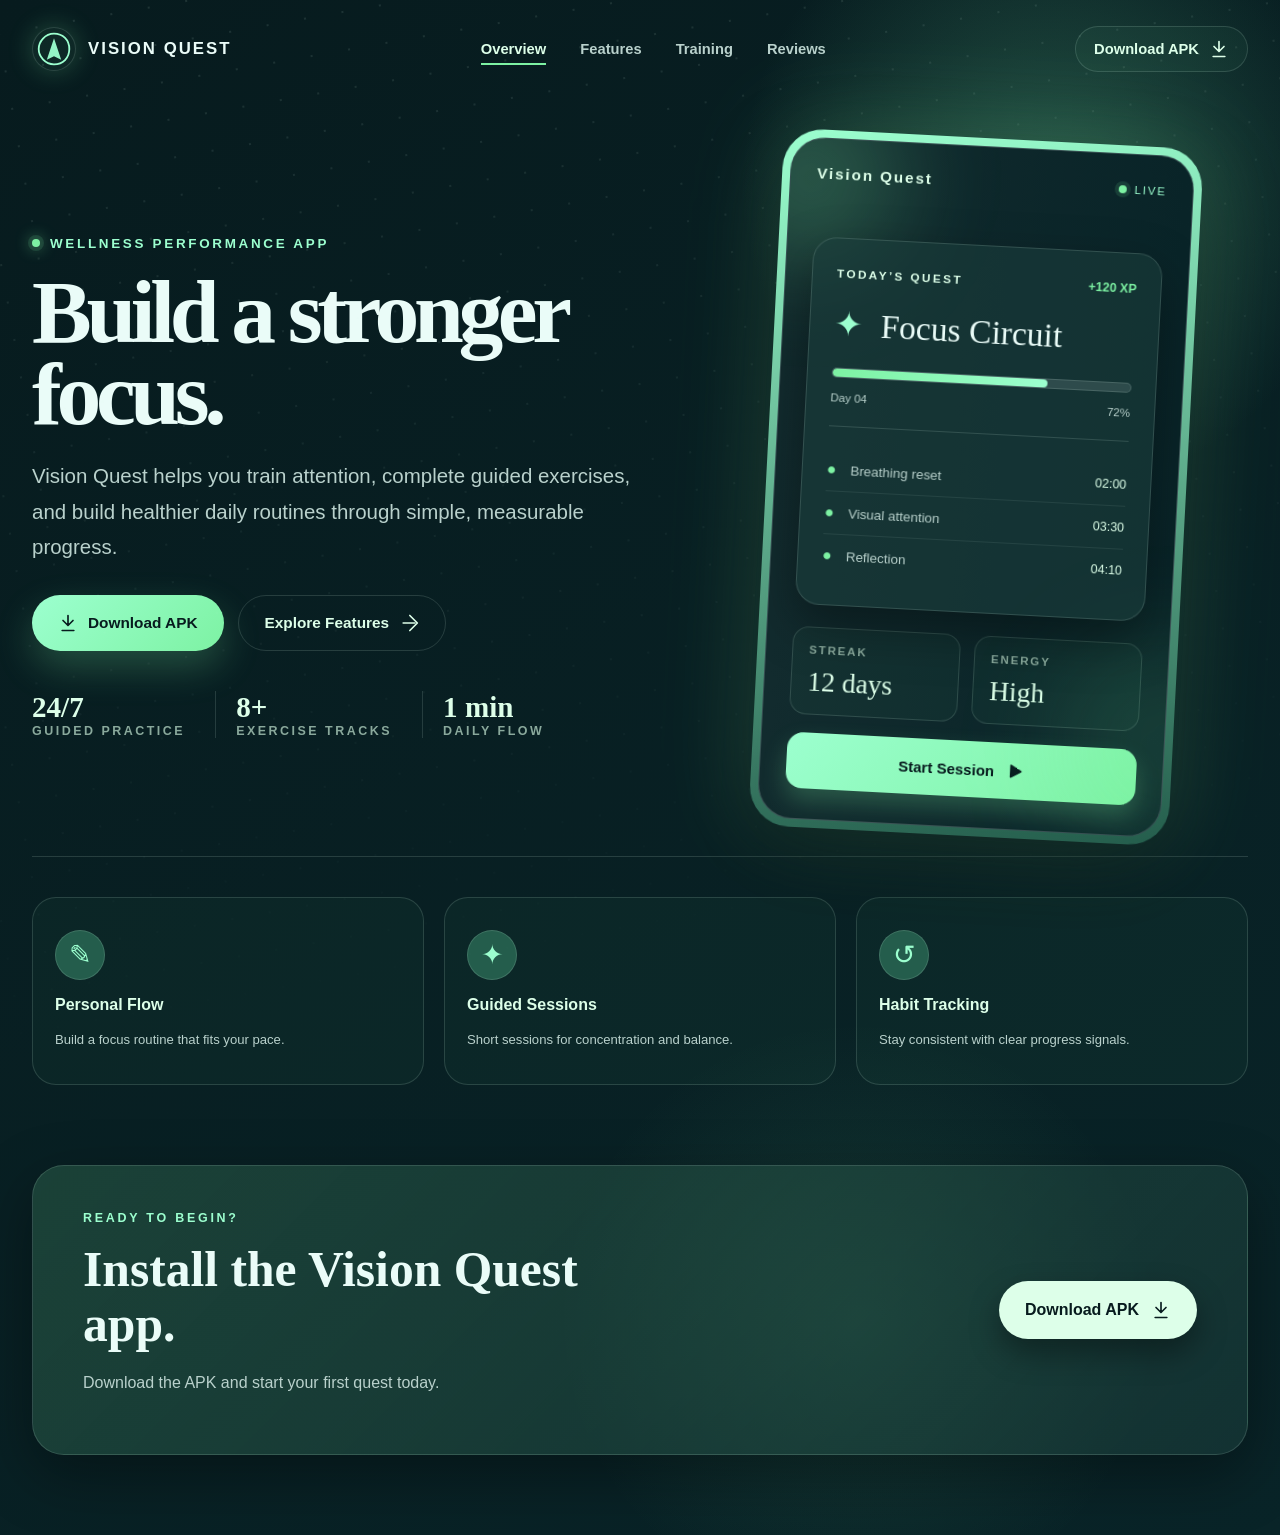
<file: index.html>
<!doctype html>
<html lang="en">
  <head>
    <meta charset="UTF-8" />
    <meta http-equiv="refresh" content="0; url=/front/" />
    <meta name="viewport" content="width=device-width, initial-scale=1.0" />
    <title>Vision Quest</title>
    <script>
      window.location.replace('/front/');
    </script>
  </head>
  <body>
    <p>Redirecting to the Vision Quest app...</p>
  </body>
</html>
</file>
<file: front/styles.css>
* {
  box-sizing: border-box;
  -webkit-font-smoothing: antialiased;
}

:root {
  --page: #071b1e;
  --page-soft: #092428;
  --panel: #122b2e;
  --panel-light: #183f41;
  --text: #eafcf8;
  --muted: #b9d1cc;
  --soft: #8aa99c;
  --line: rgba(222, 251, 237, 0.14);
  --mint: #9cffcf;
  --green: #7df2a3;
  --green-dark: #245d4c;
  --mint-hot: #ddffe9;
  --shadow: rgba(0, 0, 0, 0.35);
  --glow: rgba(125, 242, 163, 0.24);
  --serif: Georgia, "Times New Roman", serif;
  --sans: "Inter", "Segoe UI", Arial, sans-serif;
  font-family: var(--sans);
}

body {
  margin: 0;
  color: var(--text);
  background:
    radial-gradient(circle at 82% 12%, rgba(66, 140, 107, 0.47), transparent 18%),
    radial-gradient(circle at 67% 86%, rgba(125, 242, 163, 0.11), transparent 19%),
    linear-gradient(145deg, var(--page) 0%, var(--page-soft) 100%);
  min-height: 100vh;
}

body::before {
  content: "";
  position: fixed;
  inset: -10%;
  background-image: radial-gradient(var(--line) 1px, transparent 1px);
  background-size: 38px 38px;
  mask-image: linear-gradient(180deg, rgba(0,0,0,1), transparent 100%);
  pointer-events: none;
  transform: rotate(-10deg);
  opacity: 0.75;
}

.site-wrap {
  width: min(1280px, calc(100vw - 64px));
  margin: 0 auto;
}

.topbar {
  display: flex;
  align-items: center;
  justify-content: space-between;
  padding: 26px 0;
  gap: 30px;
}

.brand {
  display: flex;
  align-items: center;
  gap: 12px;
  color: var(--text);
  text-decoration: none;
}

.brand-icon {
  width: 44px;
  height: 44px;
  display: inline-flex;
  align-items: center;
  justify-content: center;
  border-radius: 50%;
  color: var(--mint);
  background: rgba(125, 242, 163, 0.06);
  box-shadow: inset 0 0 0 1px var(--line), 0 0 26px var(--glow);
}

.brand-icon svg {
  width: 36px;
  height: 36px;
}

.brand-text {
  font-size: 1.05rem;
  font-weight: 800;
  letter-spacing: 0.12em;
  text-transform: uppercase;
}

.main-nav {
  display: flex;
  align-items: center;
  gap: 34px;
  flex-grow: 1;
  justify-content: center;
}

.nav-link {
  color: var(--muted);
  font-size: 0.92rem;
  font-weight: 700;
  text-decoration: none;
  position: relative;
}

.nav-link::after {
  content: "";
  position: absolute;
  left: 0;
  bottom: -8px;
  width: 100%;
  height: 2px;
  background: var(--green);
  transform: scaleX(0);
  transform-origin: left;
  transition: transform 260ms ease;
}

.nav-link:hover,
.nav-link.active {
  color: var(--mint-hot);
}

.nav-link:hover::after,
.nav-link.active::after {
  transform: scaleX(1);
}

.header-download {
  display: flex;
  align-items: center;
  gap: 10px;
  color: var(--mint-hot);
  text-decoration: none;
  padding: 12px 18px;
  border-radius: 999px;
  border: 1px solid var(--line);
  font-weight: 700;
  font-size: 0.92rem;
  transition: transform 260ms ease, background 260ms ease;
  background: rgba(125, 242, 163, 0.04);
}

.header-download:hover,
.primary-button:hover,
.download-button:hover {
  transform: translateY(-2px);
}

.header-download .download-icon,
.button-icon {
  width: 20px;
  height: 20px;
}

.hero {
  display: grid;
  grid-template-columns: minmax(520px, 1fr) minmax(420px, 0.86fr);
  align-items: center;
  min-height: 580px;
  gap: 40px;
  padding: 40px 0 20px;
}

.hero-copy {
  max-width: 620px;
}

.hero-kicker {
  display: flex;
  align-items: center;
  gap: 10px;
  color: var(--mint);
  font-size: 0.84rem;
  font-weight: 800;
  letter-spacing: 0.2em;
  text-transform: uppercase;
}

.kicker-dot {
  width: 8px;
  height: 8px;
  display: inline-block;
  border-radius: 50%;
  background: var(--green);
  box-shadow: 0 0 0 4px rgba(125, 242, 163, 0.12), 0 0 16px var(--green);
}

.hero-copy h1 {
  font-family: var(--serif);
  font-size: clamp(4.8rem, 7vw, 5.9rem);
  line-height: 0.92;
  margin: 20px 0 22px;
  letter-spacing: -0.06em;
}

.hero-text {
  color: var(--muted);
  font-size: clamp(1.1rem, 2vw, 1.28rem);
  margin: 0 0 30px;
  line-height: 1.75;
}

.hero-actions {
  display: flex;
  align-items: center;
  gap: 14px;
  flex-wrap: wrap;
}

.primary-button,
.secondary-button {
  display: flex;
  align-items: center;
  justify-content: center;
  gap: 10px;
  min-height: 56px;
  padding: 0 26px;
  border-radius: 999px;
  font-weight: 800;
  font-size: 0.96rem;
  text-decoration: none;
  transition: transform 260ms ease, box-shadow 260ms ease;
}

.primary-button {
  color: var(--page);
  background: linear-gradient(135deg, var(--mint) 0%, var(--green) 100%);
  box-shadow: 0 16px 38px var(--glow);
}

.secondary-button {
  color: var(--mint-hot);
  background: transparent;
  border: 1px solid var(--line);
}

.button-content {
  display: flex;
  align-items: center;
  gap: 10px;
}

.button-icon {
  vertical-align: middle;
}

.primary-button .button-icon,
.download-button .button-icon {
  stroke-width: 2;
}

.hero-proof {
  display: flex;
  align-items: center;
  gap: 30px;
  margin-top: 40px;
  flex-wrap: wrap;
}

.proof-item {
  border-left: 1px solid var(--line);
  padding-left: 20px;
}

.proof-item:first-child {
  border-left: none;
  padding-left: 0;
}

.proof-number {
  display: block;
  color: var(--mint-hot);
  font-family: var(--serif);
  font-size: 1.82rem;
  font-weight: 800;
}

.proof-label {
  display: block;
  color: var(--soft);
  font-size: 0.78rem;
  font-weight: 700;
  letter-spacing: 0.2em;
  text-transform: uppercase;
}

.hero-panel {
  display: flex;
  align-items: center;
  justify-content: center;
}

.phone-frame {
  position: relative;
  width: min(420px, 100%);
  min-height: 560px;
  border-radius: 40px;
  padding: 8px;
  background: linear-gradient(170deg, var(--mint), var(--green-dark));
  box-shadow: 0 30px 80px var(--shadow), 0 0 90px var(--glow);
  transform: rotate(3deg);
}

.phone-frame::before {
  content: "";
  position: absolute;
  inset: -12px;
  border-radius: 44px;
  border: 1px solid var(--line);
  filter: blur(18px);
}

.phone-screen {
  background: -webkit-linear-gradient(180deg, var(--page-soft) 0%, var(--panel) 100%);
  min-height: 540px;
  border-radius: 34px;
  padding: 26px 26px 30px;
  border: 1px solid rgba(234, 252, 248, 0.2);
  position: relative;
  overflow: hidden;
}

.phone-screen::before,
.phone-screen::after {
  content: "";
  position: absolute;
  border-radius: 50%;
  filter: blur(50px);
}

.phone-screen::before {
  width: 180px;
  height: 180px;
  background: var(--glow);
  left: -70px;
  top: -50px;
}

.phone-screen::after {
  width: 220px;
  height: 220px;
  background: rgba(125, 242, 163, 0.12);
  right: -110px;
  bottom: -20px;
}

.phone-header {
  position: relative;
  z-index: 2;
  display: flex;
  align-items: center;
  justify-content: space-between;
}

.phone-brand {
  font-size: 0.96rem;
  color: var(--mint-hot);
  font-weight: 800;
  letter-spacing: 0.12em;
}

.phone-status {
  display: flex;
  align-items: center;
  gap: 8px;
  font-size: 0.72rem;
  color: var(--mint);
  letter-spacing: 0.16em;
}

.pulse-dot {
  display: inline-block;
  width: 8px;
  height: 8px;
  border-radius: 50%;
  background: var(--green);
  box-shadow: 0 0 0 4px rgba(125, 242, 163, 0.12);
}

.quest-card {
  position: relative;
  z-index: 2;
  background: rgba(26, 60, 58, 0.62);
  border: 1px solid var(--line);
  border-radius: 24px;
  padding: 28px 24px;
  margin: 54px 0 22px;
  box-shadow: 0 20px 50px var(--shadow);
}

.quest-card-top {
  display: flex;
  align-items: center;
  justify-content: space-between;
}

.quest-label {
  color: var(--mint-hot);
  font-size: 0.74rem;
  font-weight: 800;
  text-transform: uppercase;
  letter-spacing: 0.2em;
}

.quest-points {
  color: var(--green);
  font-size: 0.78rem;
  font-weight: 800;
}

.quest-title {
  font-family: var(--serif);
  font-size: 2.1rem;
  margin: 24px 0 24px;
  color: var(--text);
}

.quest-title-icon {
  display: inline-block;
  color: var(--mint);
  margin-right: 10px;
}

.quest-progress {
  margin-bottom: 22px;
}

.progress-bar {
  height: 10px;
  border-radius: 999px;
  background: rgba(234, 252, 248, 0.12);
  overflow: hidden;
  border: 1px solid var(--line);
}

.progress-fill {
  display: block;
  height: 100%;
  width: 72%;
  border-radius: inherit;
  background: linear-gradient(90deg, var(--green), var(--mint));
}

.progress-meta {
  display: flex;
  align-items: center;
  justify-content: space-between;
  color: var(--muted);
  font-size: 0.72rem;
  margin-top: 14px;
}

.quest-list {
  border-top: 1px solid var(--line);
  padding-top: 22px;
}

.quest-list-row {
  display: flex;
  align-items: center;
  gap: 14px;
  padding: 12px 0;
  border-bottom: 1px solid rgba(222, 251, 237, 0.08);
}

.quest-list-row:last-child {
  border-bottom: none;
}

.row-icon {
  color: var(--green);
}

.row-text {
  flex: 1;
  color: var(--muted);
  font-size: 0.84rem;
}

.row-time {
  color: var(--mint-hot);
  font-size: 0.78rem;
}

.mini-grid {
  display: grid;
  grid-template-columns: repeat(2, minmax(120px, 1fr));
  gap: 14px;
  margin-top: 20px;
}

.mini-card {
  padding: 16px 16px;
  border-radius: 16px;
  border: 1px solid var(--line);
  background: rgba(125, 242, 163, 0.035);
}

.mini-card-label {
  display: block;
  color: var(--soft);
  font-size: 0.72rem;
  font-weight: 800;
  text-transform: uppercase;
  letter-spacing: 0.16em;
}

.mini-card-value {
  display: block;
  color: var(--mint-hot);
  font-family: var(--serif);
  font-size: 1.72rem;
  margin-top: 10px;
}

.start-button {
  width: 100%;
  min-height: 56px;
  border-radius: 16px;
  border: none;
  background: linear-gradient(135deg, var(--mint) 0%, var(--green) 100%);
  color: var(--page);
  font-size: 0.94rem;
  font-weight: 900;
  display: flex;
  align-items: center;
  justify-content: center;
  gap: 10px;
  cursor: pointer;
  margin-top: 18px;
  box-shadow: 0 12px 24px var(--glow);
}

.start-button-text {
  display: inline-block;
}

.start-button .button-icon {
  width: 20px;
  height: 20px;
}

.feature-strip {
  display: grid;
  grid-template-columns: repeat(3, minmax(180px, 1fr));
  gap: 20px;
  padding: 40px 0;
  border-top: 1px solid var(--line);
}

.feature-card {
  padding: 32px 22px;
  border-radius: 24px;
  border: 1px solid var(--line);
  background: rgba(125, 242, 163, 0.035);
}

.feature-icon {
  display: inline-flex;
  align-items: center;
  justify-content: center;
  width: 50px;
  height: 50px;
  border-radius: 50%;
  background: var(--green-dark);
  color: var(--mint);
  border: 1px solid var(--line);
  font-size: 1.7rem;
}

.feature-title {
  display: block;
  color: var(--mint-hot);
  font-weight: 800;
  font-size: 1rem;
  margin-top: 16px;
}

.feature-text {
  display: block;
  color: var(--muted);
  font-size: 0.82rem;
  line-height: 1.8;
  margin-top: 14px;
}

.download-section {
  padding: 40px 0 80px;
}

.download-card {
  display: flex;
  align-items: center;
  justify-content: space-between;
  gap: 30px;
  border-radius: 32px;
  padding: 42px 50px;
  background: linear-gradient(135deg, rgba(125, 242, 163, 0.16), rgba(26, 60, 58, 0.6));
  border: 1px solid var(--line);
  box-shadow: 0 20px 60px var(--shadow);
}

.download-copy {
  max-width: 560px;
}

.download-kicker {
  color: var(--mint);
  font-size: 0.78rem;
  font-weight: 800;
  text-transform: uppercase;
  letter-spacing: 0.22em;
}

.download-copy h2 {
  font-family: var(--serif);
  color: var(--text);
  font-size: clamp(2.4rem, 4vw, 3.1rem);
  line-height: 1.12;
  margin: 16px 0 12px;
}

.download-copy p {
  color: var(--muted);
  font-size: 1rem;
  line-height: 1.7;
}

.download-button {
  display: flex;
  align-items: center;
  gap: 12px;
  white-space: nowrap;
  min-height: 58px;
  padding: 0 26px;
  border-radius: 999px;
  background: var(--mint-hot);
  color: var(--page);
  font-weight: 900;
  text-decoration: none;
  box-shadow: 0 14px 30px var(--shadow);
  transition: transform 260ms ease, box-shadow 260ms ease;
}

.download-button .button-icon {
  width: 20px;
  height: 20px;
}

@media (max-width: 960px) {
  .site-wrap {
    width: min(100vw, calc(100vw - 30px));
  }

  .topbar,
  .hero,
  .feature-strip,
  .download-card {
    grid-template-columns: 1fr;
    flex-direction: column;
  }

  .topbar {
    flex-wrap: wrap;
  }

  .main-nav {
    order: 3;
    width: 100%;
    justify-content: flex-start;
    flex-wrap: wrap;
    gap: 20px;
  }

  .hero {
    gap: 20px;
    min-height: auto;
  }

  .hero-copy h1 {
    font-size: clamp(3.8rem, 14vw, 5rem);
  }

  .feature-strip {
    grid-template-columns: 1fr;
  }

  .download-card {
    align-items: stretch;
  }
}
</file>
